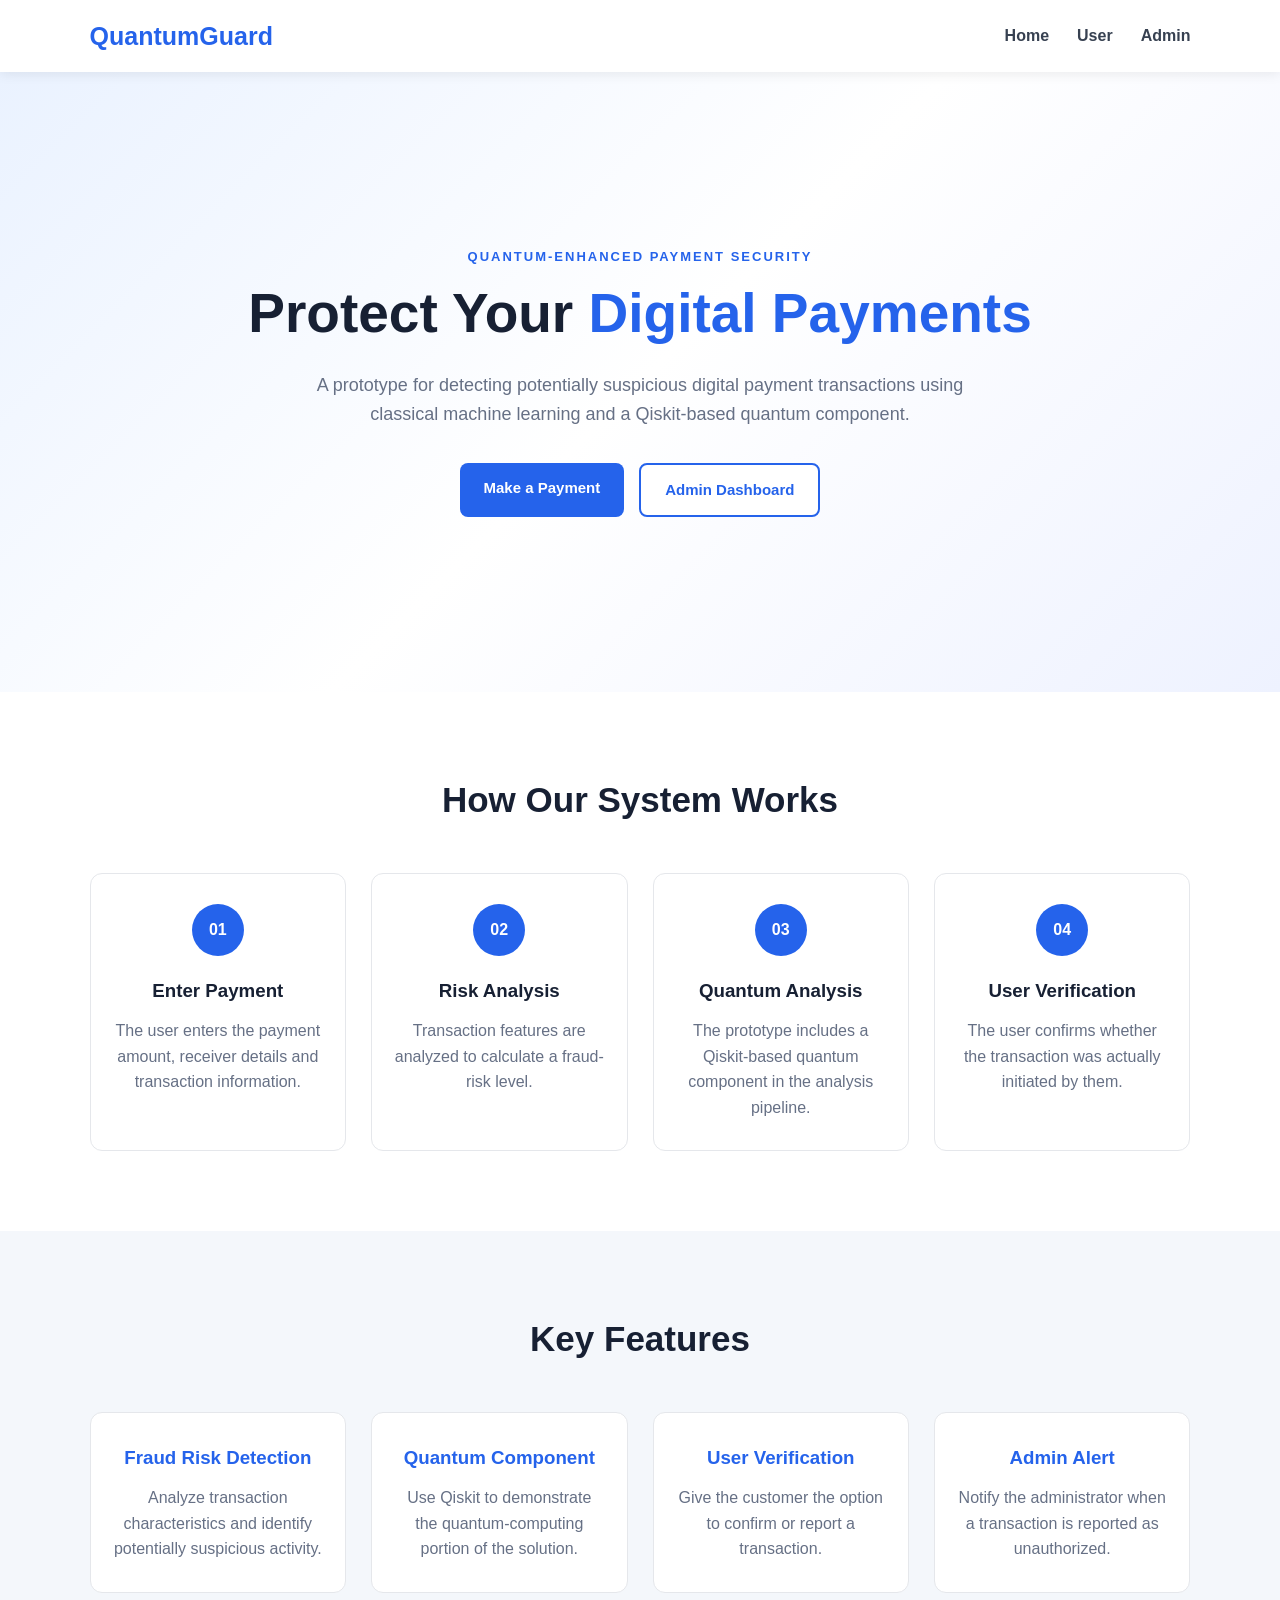
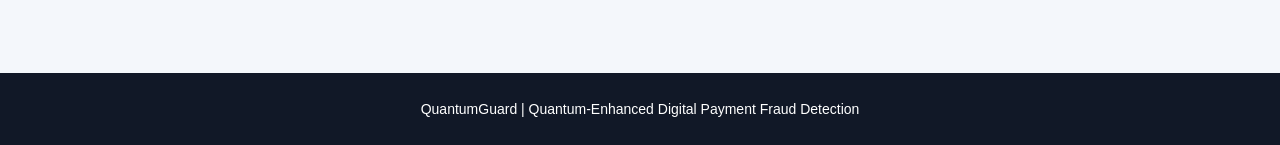
<file: index.html>
<!DOCTYPE html>
<html lang="en">

<head>
    <meta charset="UTF-8">
    <meta name="viewport" content="width=device-width, initial-scale=1.0">

    <title>QuantumGuard - Payment Security</title>

    <link rel="stylesheet" href="style.css">
</head>

<body>

    <header class="navbar">

        <div class="logo">
            QuantumGuard
        </div>

        <nav>
            <a href="index.html">Home</a>
            <a href="user.html">User</a>
            <a href="admin.html">Admin</a>
        </nav>

    </header>


    <main>

        <section class="hero">

            <div class="hero-content">

                <p class="tag">QUANTUM-ENHANCED PAYMENT SECURITY</p>

                <h1>
                    Protect Your
                    <span>Digital Payments</span>
                </h1>

                <p class="hero-text">
                    A prototype for detecting potentially suspicious
                    digital payment transactions using classical
                    machine learning and a Qiskit-based quantum component.
                </p>

                <div class="hero-buttons">

                    <a href="user.html" class="btn primary-btn">
                        Make a Payment
                    </a>

                    <a href="admin.html" class="btn secondary-btn">
                        Admin Dashboard
                    </a>

                </div>

            </div>

        </section>


        <section class="section">

            <h2>How Our System Works</h2>

            <div class="card-container">

                <div class="info-card">

                    <div class="step-number">01</div>

                    <h3>Enter Payment</h3>

                    <p>
                        The user enters the payment amount,
                        receiver details and transaction information.
                    </p>

                </div>


                <div class="info-card">

                    <div class="step-number">02</div>

                    <h3>Risk Analysis</h3>

                    <p>
                        Transaction features are analyzed
                        to calculate a fraud-risk level.
                    </p>

                </div>


                <div class="info-card">

                    <div class="step-number">03</div>

                    <h3>Quantum Analysis</h3>

                    <p>
                        The prototype includes a Qiskit-based
                        quantum component in the analysis pipeline.
                    </p>

                </div>


                <div class="info-card">

                    <div class="step-number">04</div>

                    <h3>User Verification</h3>

                    <p>
                        The user confirms whether the transaction
                        was actually initiated by them.
                    </p>

                </div>

            </div>

        </section>


        <section class="section light-section">

            <h2>Key Features</h2>

            <div class="feature-container">

                <div class="feature-card">
                    <h3>Fraud Risk Detection</h3>
                    <p>
                        Analyze transaction characteristics
                        and identify potentially suspicious activity.
                    </p>
                </div>

                <div class="feature-card">
                    <h3>Quantum Component</h3>
                    <p>
                        Use Qiskit to demonstrate the
                        quantum-computing portion of the solution.
                    </p>
                </div>

                <div class="feature-card">
                    <h3>User Verification</h3>
                    <p>
                        Give the customer the option to
                        confirm or report a transaction.
                    </p>
                </div>

                <div class="feature-card">
                    <h3>Admin Alert</h3>
                    <p>
                        Notify the administrator when
                        a transaction is reported as unauthorized.
                    </p>
                </div>

            </div>

        </section>

    </main>


    <footer>

        <p>
            QuantumGuard | Quantum-Enhanced Digital Payment Fraud Detection
        </p>

    </footer>


    <script src="script.js"></script>

</body>

</html>
</file>
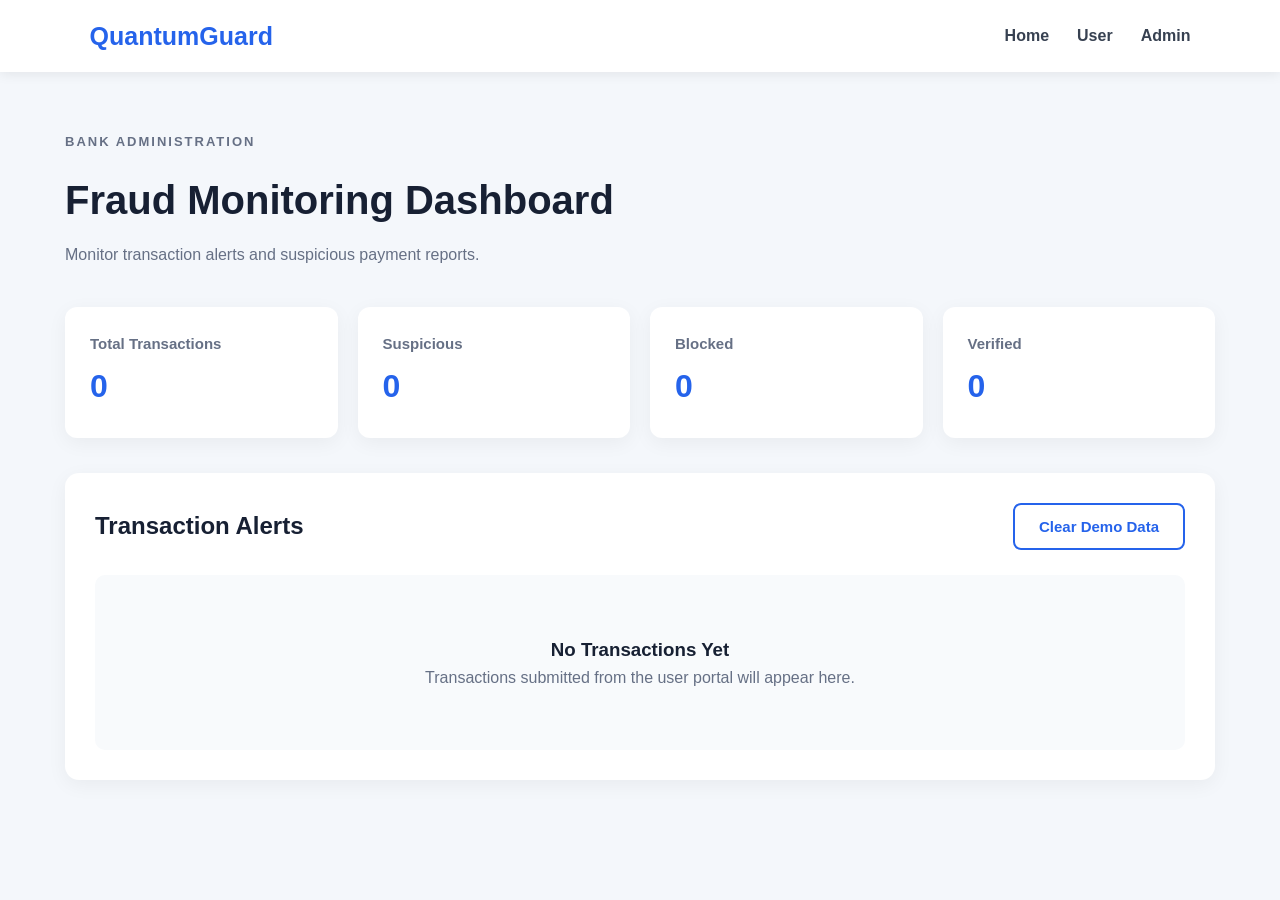
<file: admin.html>
<!DOCTYPE html>
<html lang="en">

<head>

    <meta charset="UTF-8">
    <meta name="viewport" content="width=device-width, initial-scale=1.0">

    <title>Admin Dashboard - QuantumGuard</title>

    <link rel="stylesheet" href="style.css">

</head>

<body>


    <header class="navbar">

        <div class="logo">
            QuantumGuard
        </div>

        <nav>
            <a href="index.html">Home</a>
            <a href="user.html">User</a>
            <a href="admin.html">Admin</a>
        </nav>

    </header>


    <main class="dashboard-page">

        <div class="dashboard-header">

            <p class="tag">BANK ADMINISTRATION</p>

            <h1>Fraud Monitoring Dashboard</h1>

            <p>
                Monitor transaction alerts and
                suspicious payment reports.
            </p>

        </div>


        <div class="stats-container">

            <div class="stat-card">

                <h3>Total Transactions</h3>

                <p id="totalTransactions">
                    0
                </p>

            </div>


            <div class="stat-card">

                <h3>Suspicious</h3>

                <p id="suspiciousTransactions">
                    0
                </p>

            </div>


            <div class="stat-card">

                <h3>Blocked</h3>

                <p id="blockedTransactions">
                    0
                </p>

            </div>


            <div class="stat-card">

                <h3>Verified</h3>

                <p id="verifiedTransactions">
                    0
                </p>

            </div>

        </div>


        <section class="admin-panel">

            <div class="panel-header">

                <h2>Transaction Alerts</h2>

                <button
                    class="btn secondary-btn"
                    onclick="clearTransactions()"
                >
                    Clear Demo Data
                </button>

            </div>


            <div id="transactionTable">

                <div class="empty-state">

                    <h3>No Transactions Yet</h3>

                    <p>
                        Transactions submitted from the
                        user portal will appear here.
                    </p>

                </div>

            </div>

        </section>

    </main>


    <script src="script.js"></script>

</body>

</html>
</file>
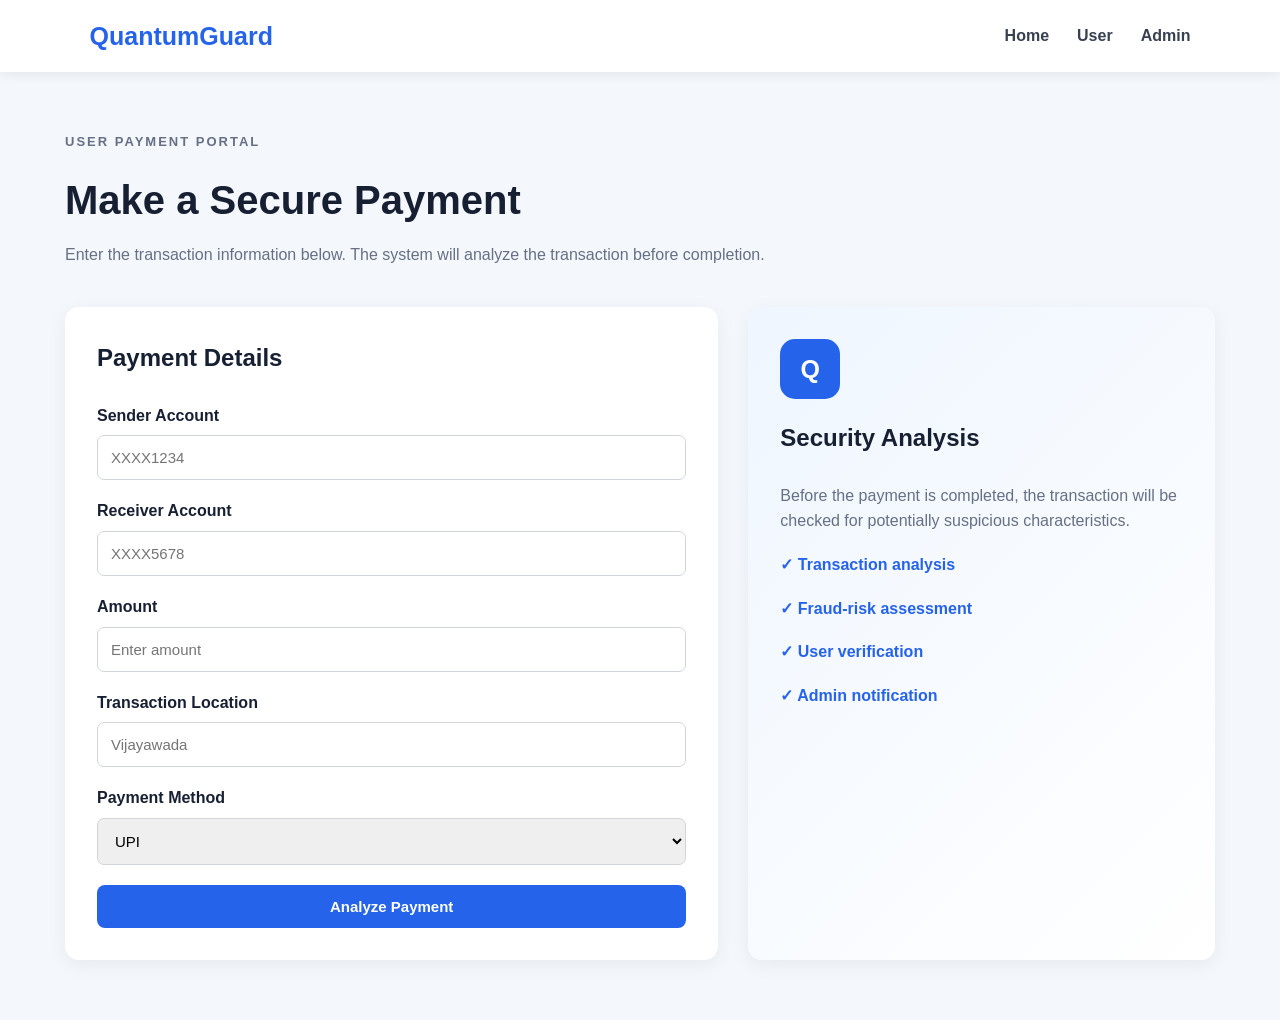
<file: user.html>
<!DOCTYPE html>
<html lang="en">

<head>

    <meta charset="UTF-8">
    <meta name="viewport" content="width=device-width, initial-scale=1.0">

    <title>User Payment - QuantumGuard</title>

    <link rel="stylesheet" href="style.css">

</head>

<body>


    <header class="navbar">

        <div class="logo">
            QuantumGuard
        </div>

        <nav>
            <a href="index.html">Home</a>
            <a href="user.html">User</a>
            <a href="admin.html">Admin</a>
        </nav>

    </header>


    <main class="dashboard-page">

        <div class="dashboard-header">

            <p class="tag">USER PAYMENT PORTAL</p>

            <h1>Make a Secure Payment</h1>

            <p>
                Enter the transaction information below.
                The system will analyze the transaction before completion.
            </p>

        </div>


        <div class="payment-layout">


            <section class="payment-card">

                <h2>Payment Details</h2>

                <form id="paymentForm">

                    <label for="sender">
                        Sender Account
                    </label>

                    <input
                        type="text"
                        id="sender"
                        placeholder="XXXX1234"
                        required
                    >


                    <label for="receiver">
                        Receiver Account
                    </label>

                    <input
                        type="text"
                        id="receiver"
                        placeholder="XXXX5678"
                        required
                    >


                    <label for="amount">
                        Amount
                    </label>

                    <input
                        type="number"
                        id="amount"
                        placeholder="Enter amount"
                        min="1"
                        required
                    >


                    <label for="location">
                        Transaction Location
                    </label>

                    <input
                        type="text"
                        id="location"
                        placeholder="Vijayawada"
                        required
                    >


                    <label for="paymentMethod">
                        Payment Method
                    </label>

                    <select id="paymentMethod">

                        <option value="UPI">
                            UPI
                        </option>

                        <option value="CARD">
                            Debit / Credit Card
                        </option>

                        <option value="NETBANKING">
                            Net Banking
                        </option>

                    </select>


                    <button
                        type="submit"
                        class="btn primary-btn full-btn"
                    >
                        Analyze Payment
                    </button>

                </form>

            </section>


            <section class="security-card">

                <div class="security-icon">
                    Q
                </div>

                <h2>Security Analysis</h2>

                <p>
                    Before the payment is completed,
                    the transaction will be checked for
                    potentially suspicious characteristics.
                </p>

                <div class="security-point">
                    ✓ Transaction analysis
                </div>

                <div class="security-point">
                    ✓ Fraud-risk assessment
                </div>

                <div class="security-point">
                    ✓ User verification
                </div>

                <div class="security-point">
                    ✓ Admin notification
                </div>

            </section>

        </div>

    </main>


    <!-- Verification Popup -->

    <div
        id="verificationModal"
        class="modal hidden"
    >

        <div class="modal-content">

            <button
                class="close-btn"
                onclick="closeVerification()"
            >
                ×
            </button>

            <div class="warning-icon">
                !
            </div>

            <h2>Verify This Transaction</h2>

            <p>
                Please check the transaction details carefully.
            </p>


            <div class="transaction-details">

                <p>
                    <strong>Transaction ID:</strong>
                    <span id="transactionId"></span>
                </p>

                <p>
                    <strong>Amount:</strong>
                    ₹<span id="transactionAmount"></span>
                </p>

                <p>
                    <strong>Receiver:</strong>
                    <span id="transactionReceiver"></span>
                </p>

                <p>
                    <strong>Location:</strong>
                    <span id="transactionLocation"></span>
                </p>

                <p>
                    <strong>Risk:</strong>
                    <span id="transactionRisk"></span>
                </p>

            </div>


            <h3>
                Did you initiate this transaction?
            </h3>


            <div class="verification-buttons">

                <button
                    class="btn confirm-btn"
                    onclick="confirmTransaction()"
                >
                    YES, IT'S ME
                </button>


                <button
                    class="btn block-btn"
                    onclick="blockTransaction()"
                >
                    NO, IT'S NOT ME
                </button>

            </div>

        </div>

    </div>


    <script src="script.js"></script>

</body>

</html>
</file>
<file: style.css>
* {
    margin: 0;
    padding: 0;
    box-sizing: border-box;
}

html {
    scroll-behavior: smooth;
}

body {
    font-family: Arial, Helvetica, sans-serif;
    background: #f4f7fb;
    color: #172033;
    line-height: 1.6;
}


/* =========================
   NAVIGATION
   ========================= */

.navbar {
    background: white;
    min-height: 72px;

    display: flex;
    align-items: center;
    justify-content: space-between;

    padding: 15px 7%;

    box-shadow: 0 2px 12px rgba(0, 0, 0, 0.08);

    position: sticky;
    top: 0;

    z-index: 1000;
}

.logo {
    font-size: 25px;
    font-weight: 800;
    color: #2563eb;
}

nav {
    display: flex;
    gap: 28px;
}

nav a {
    text-decoration: none;
    color: #374151;
    font-weight: 600;
}

nav a:hover {
    color: #2563eb;
}


/* =========================
   HERO
   ========================= */

.hero {
    min-height: 620px;

    display: flex;
    justify-content: center;
    align-items: center;

    text-align: center;

    padding: 80px 7%;

    background:
        linear-gradient(
            135deg,
            #eaf2ff,
            #ffffff,
            #eef2ff
        );
}

.hero-content {
    max-width: 850px;
}

.tag {
    color: #2563eb;
    font-size: 13px;
    font-weight: bold;
    letter-spacing: 2px;
    margin-bottom: 15px;
}

.hero h1 {
    font-size: 55px;
    line-height: 1.15;
    margin-bottom: 25px;
}

.hero h1 span {
    color: #2563eb;
}

.hero-text {
    max-width: 700px;
    margin: auto;

    font-size: 18px;
    color: #667085;

    margin-bottom: 35px;
}


/* =========================
   BUTTONS
   ========================= */

.hero-buttons {
    display: flex;
    justify-content: center;
    gap: 15px;
    flex-wrap: wrap;
}

.btn {
    border: none;
    border-radius: 8px;

    padding: 13px 24px;

    font-size: 15px;
    font-weight: bold;

    cursor: pointer;

    text-decoration: none;

    display: inline-block;

    transition: 0.25s;
}

.primary-btn {
    background: #2563eb;
    color: white;
}

.primary-btn:hover {
    background: #1d4ed8;
    transform: translateY(-2px);
}

.secondary-btn {
    background: white;
    color: #2563eb;

    border: 2px solid #2563eb;
}

.secondary-btn:hover {
    background: #2563eb;
    color: white;
}

.full-btn {
    width: 100%;
    margin-top: 20px;
}


/* =========================
   SECTIONS
   ========================= */

.section {
    padding: 80px 7%;
    text-align: center;
    background: white;
}

.light-section {
    background: #f4f7fb;
}

.section h2 {
    font-size: 35px;
    margin-bottom: 45px;
}


/* =========================
   INFORMATION CARDS
   ========================= */

.card-container {
    display: grid;

    grid-template-columns:
        repeat(4, 1fr);

    gap: 25px;
}

.info-card {
    padding: 30px 22px;

    border: 1px solid #e5e7eb;

    border-radius: 12px;

    background: #ffffff;

    transition: 0.3s;
}

.info-card:hover {
    transform: translateY(-5px);

    box-shadow:
        0 12px 30px rgba(0, 0, 0, 0.08);
}

.step-number {
    width: 52px;
    height: 52px;

    display: flex;
    justify-content: center;
    align-items: center;

    margin: 0 auto 20px;

    border-radius: 50%;

    background: #2563eb;
    color: white;

    font-weight: bold;
}

.info-card h3 {
    margin-bottom: 12px;
}

.info-card p {
    color: #667085;
}


/* =========================
   FEATURE CARDS
   ========================= */

.feature-container {
    display: grid;

    grid-template-columns:
        repeat(4, 1fr);

    gap: 25px;
}

.feature-card {
    background: white;

    padding: 30px 22px;

    border-radius: 12px;

    border: 1px solid #e5e7eb;
}

.feature-card h3 {
    color: #2563eb;
    margin-bottom: 12px;
}

.feature-card p {
    color: #667085;
}


/* =========================
   FOOTER
   ========================= */

footer {
    background: #111827;

    color: white;

    text-align: center;

    padding: 25px 7%;

    font-size: 14px;
}


/* =========================
   DASHBOARD
   ========================= */

.dashboard-page {
    max-width: 1200px;

    margin: auto;

    padding: 60px 25px;
}

.dashboard-header {
    margin-bottom: 40px;
}

.dashboard-header h1 {
    font-size: 40px;
    margin-bottom: 10px;
}

.dashboard-header p {
    color: #667085;
}


/* =========================
   PAYMENT LAYOUT
   ========================= */

.payment-layout {
    display: grid;

    grid-template-columns:
        1.4fr 1fr;

    gap: 30px;
}

.payment-card,
.security-card {
    background: white;

    border-radius: 14px;

    padding: 32px;

    box-shadow:
        0 5px 20px rgba(0, 0, 0, 0.06);
}

.payment-card h2,
.security-card h2 {
    margin-bottom: 25px;
}


/* =========================
   FORM
   ========================= */

.payment-card label {
    display: block;

    font-weight: bold;

    margin-top: 18px;

    margin-bottom: 7px;
}

.payment-card input,
.payment-card select {
    width: 100%;

    padding: 13px;

    border: 1px solid #d1d5db;

    border-radius: 7px;

    font-size: 15px;

    outline: none;
}

.payment-card input:focus,
.payment-card select:focus {
    border-color: #2563eb;
}


/* =========================
   SECURITY CARD
   ========================= */

.security-card {
    background:
        linear-gradient(
            135deg,
            #eff6ff,
            #ffffff
        );
}

.security-icon {
    width: 60px;
    height: 60px;

    display: flex;
    align-items: center;
    justify-content: center;

    border-radius: 15px;

    background: #2563eb;
    color: white;

    font-size: 25px;
    font-weight: bold;

    margin-bottom: 20px;
}

.security-card p {
    color: #667085;
}

.security-point {
    margin-top: 18px;

    font-weight: bold;

    color: #2563eb;
}


/* =========================
   MODAL
   ========================= */

.modal {
    position: fixed;

    inset: 0;

    background: rgba(15, 23, 42, 0.65);

    display: flex;

    justify-content: center;
    align-items: center;

    padding: 20px;

    z-index: 2000;
}

.hidden {
    display: none;
}

.modal-content {
    background: white;

    max-width: 550px;
    width: 100%;

    border-radius: 16px;

    padding: 35px;

    position: relative;

    text-align: center;
}

.close-btn {
    position: absolute;

    right: 20px;
    top: 15px;

    border: none;

    background: none;

    font-size: 30px;

    cursor: pointer;
}

.warning-icon {
    width: 60px;
    height: 60px;

    margin: 0 auto 15px;

    border-radius: 50%;

    background: #fef3c7;

    color: #92400e;

    display: flex;

    justify-content: center;
    align-items: center;

    font-size: 30px;
    font-weight: bold;
}

.modal-content h2 {
    margin-bottom: 10px;
}

.modal-content > p {
    color: #667085;
}


/* =========================
   TRANSACTION DETAILS
   ========================= */

.transaction-details {
    text-align: left;

    background: #f8fafc;

    border-radius: 10px;

    padding: 20px;

    margin: 25px 0;
}

.transaction-details p {
    margin-bottom: 8px;

    color: #374151;
}


/* =========================
   VERIFICATION BUTTONS
   ========================= */

.verification-buttons {
    display: flex;

    gap: 12px;

    margin-top: 20px;
}

.confirm-btn {
    flex: 1;

    background: #16a34a;

    color: white;
}

.confirm-btn:hover {
    background: #15803d;
}

.block-btn {
    flex: 1;

    background: #dc2626;

    color: white;
}

.block-btn:hover {
    background: #b91c1c;
}


/* =========================
   ADMIN STATISTICS
   ========================= */

.stats-container {
    display: grid;

    grid-template-columns:
        repeat(4, 1fr);

    gap: 20px;

    margin-bottom: 35px;
}

.stat-card {
    background: white;

    padding: 25px;

    border-radius: 12px;

    box-shadow:
        0 5px 20px rgba(0, 0, 0, 0.05);
}

.stat-card h3 {
    font-size: 15px;

    color: #667085;
}

.stat-card p {
    font-size: 32px;

    font-weight: bold;

    color: #2563eb;

    margin-top: 5px;
}


/* =========================
   ADMIN PANEL
   ========================= */

.admin-panel {
    background: white;

    padding: 30px;

    border-radius: 14px;

    box-shadow:
        0 5px 20px rgba(0, 0, 0, 0.05);
}

.panel-header {
    display: flex;

    justify-content: space-between;

    align-items: center;

    margin-bottom: 25px;
}

.empty-state {
    padding: 60px 20px;

    text-align: center;

    background: #f8fafc;

    border-radius: 10px;
}

.empty-state p {
    color: #667085;
}


/* =========================
   ADMIN TRANSACTION
   ========================= */

.transaction-row {
    border: 1px solid #e5e7eb;

    border-radius: 10px;

    padding: 20px;

    margin-bottom: 15px;

    display: grid;

    grid-template-columns:
        2fr 1fr 1fr 1fr;

    gap: 15px;

    align-items: center;
}

.transaction-row h4 {
    margin-bottom: 5px;
}

.transaction-row p {
    color: #667085;
    font-size: 14px;
}

.status {
    display: inline-block;

    padding: 5px 10px;

    border-radius: 20px;

    font-size: 12px;

    font-weight: bold;
}

.status-blocked {
    background: #fee2e2;
    color: #991b1b;
}

.status-verified {
    background: #dcfce7;
    color: #166534;
}

.status-suspicious {
    background: #fef3c7;
    color: #92400e;
}


/* =========================
   RESPONSIVE DESIGN
   ========================= */

@media (max-width: 900px) {

    .card-container,
    .feature-container {
        grid-template-columns: repeat(2, 1fr);
    }

    .payment-layout {
        grid-template-columns: 1fr;
    }

    .stats-container {
        grid-template-columns: repeat(2, 1fr);
    }

    .hero h1 {
        font-size: 43px;
    }

    .transaction-row {
        grid-template-columns: 1fr 1fr;
    }
}


@media (max-width: 600px) {

    .navbar {
        flex-direction: column;
        gap: 15px;
    }

    nav {
        gap: 15px;
    }

    .hero h1 {
        font-size: 34px;
    }

    .hero-text {
        font-size: 16px;
    }

    .card-container,
    .feature-container,
    .stats-container {
        grid-template-columns: 1fr;
    }

    .dashboard-header h1 {
        font-size: 30px;
    }

    .verification-buttons {
        flex-direction: column;
    }

    .transaction-row {
        grid-template-columns: 1fr;
    }

    .panel-header {
        flex-direction: column;
        align-items: flex-start;
        gap: 15px;
    }
}
</file>
